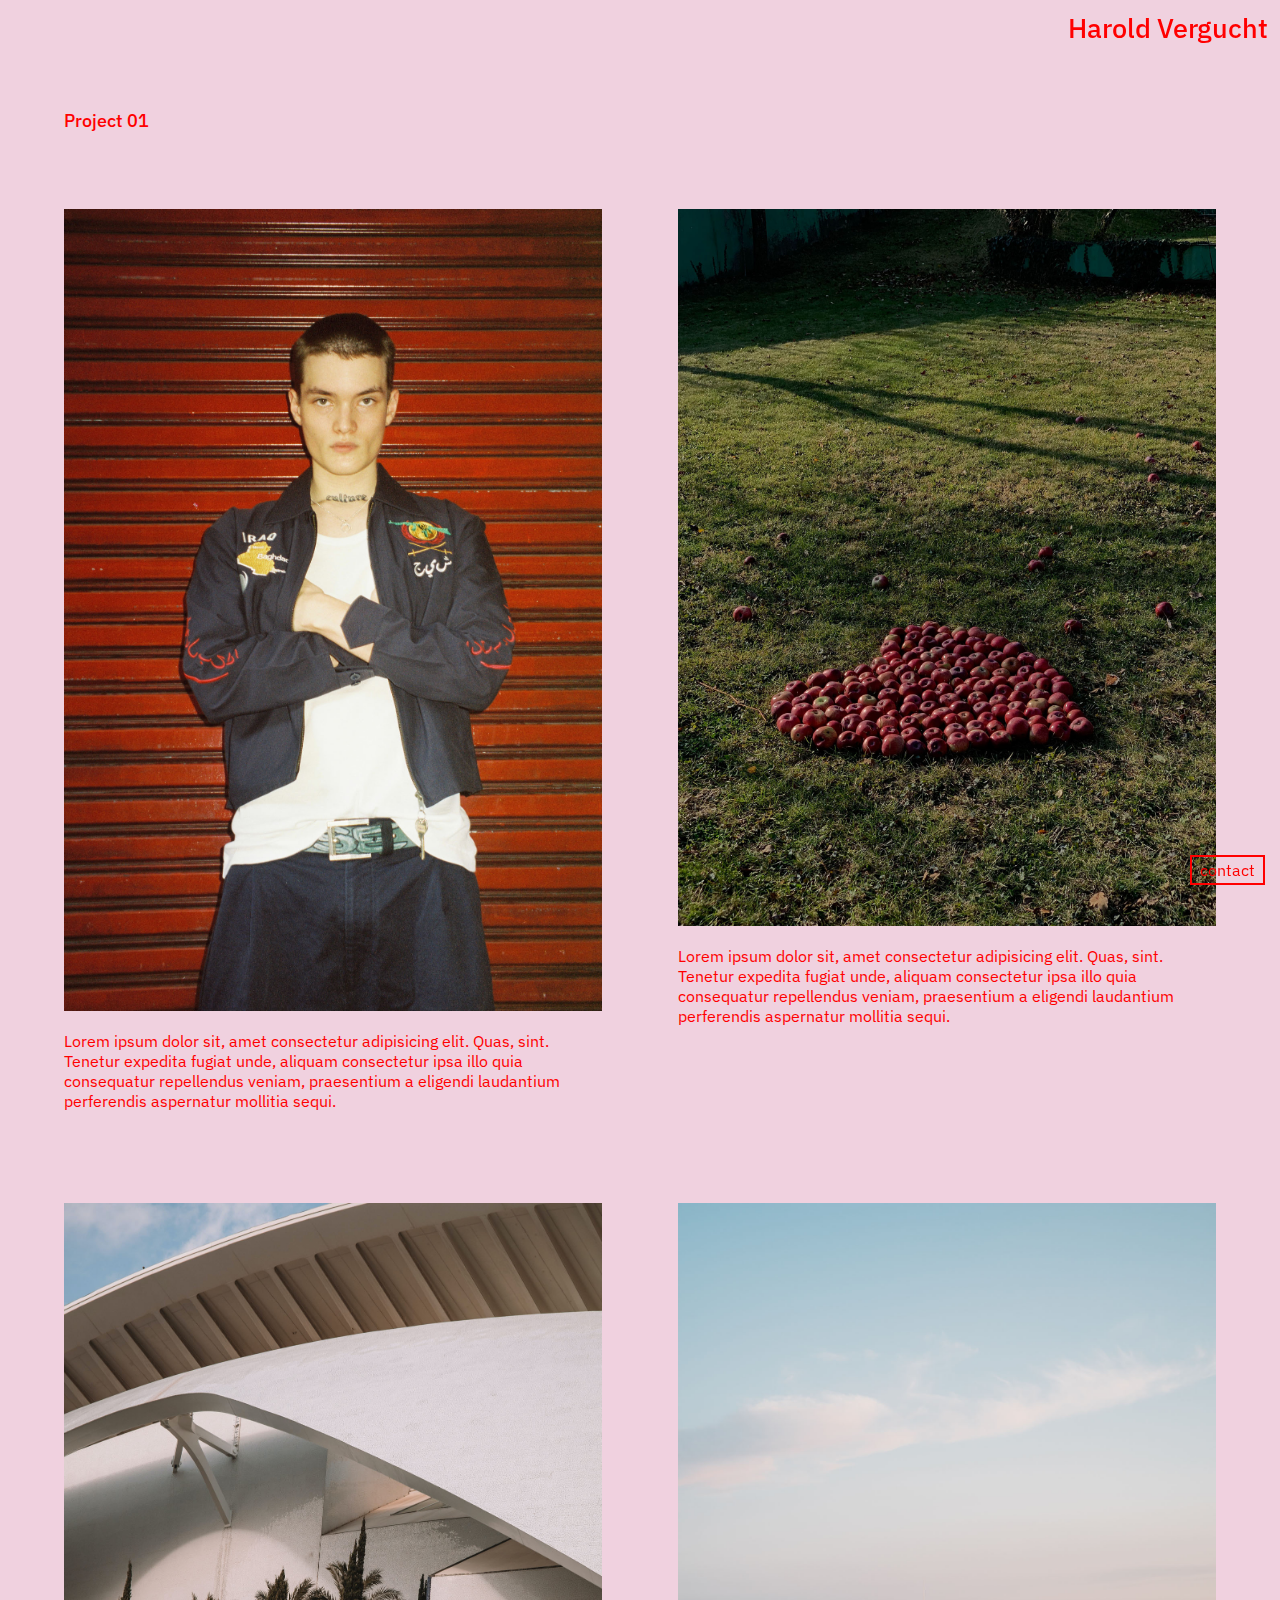
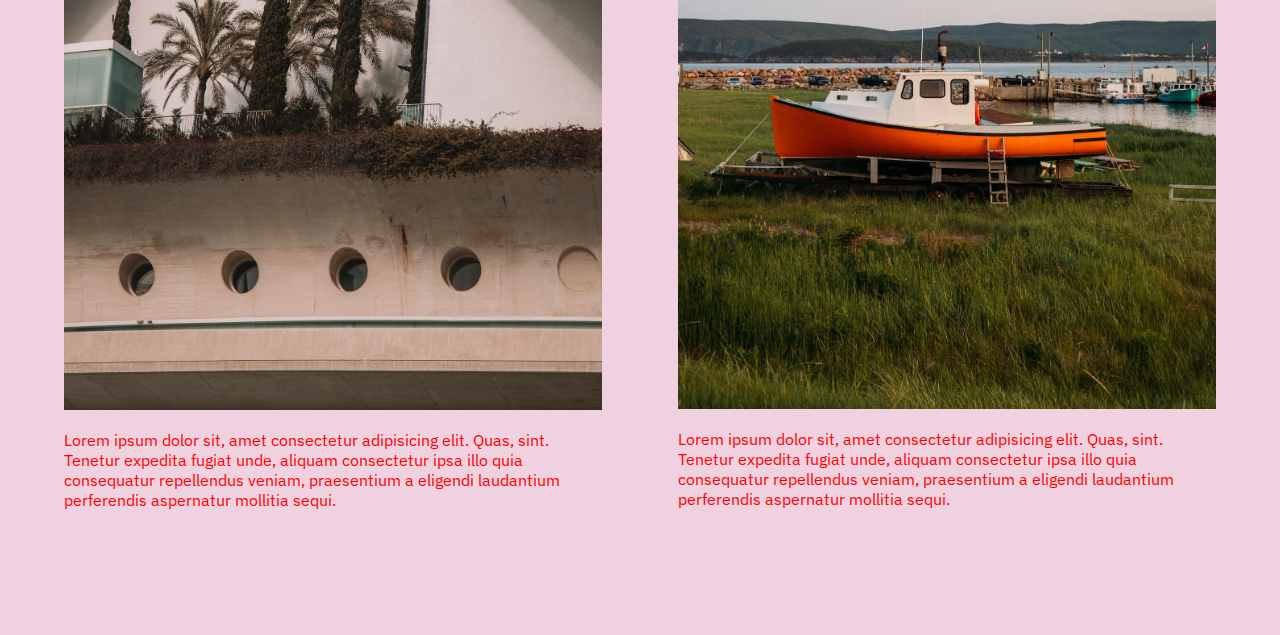
<file: exercise-lesson06-css/index.html>
<!DOCTYPE html>
<html lang="en">
<head>
    <meta charset="UTF-8">
    <meta name="viewport" content="width=device-width, initial-scale=1.0">
    <title>Harold Vergucht</title>
    <link rel="preconnect" href="https://fonts.googleapis.com">
    <link rel="preconnect" href="https://fonts.gstatic.com" crossorigin>
    <link href="https://fonts.googleapis.com/css2?family=IBM+Plex+Sans:ital,wght@0,100;0,200;0,300;0,400;0,500;0,600;0,700;1,100;1,200;1,300;1,400;1,500;1,600;1,700&display=swap" rel="stylesheet">
    <link rel="stylesheet" href="style.css">
</head>
<body>
    <header>
        <h1>Harold Vergucht</h1>
    </header>

    <section id="content">

        <div class="row">
            <div class="col showme">
                <h2>Project 01</h2>
            </div>
        </div>
        <div class="row showme">


            <div class="col showme">
                <img src="images/project01-1.jpg" alt="">
                <p>Lorem ipsum dolor sit, amet consectetur adipisicing elit. Quas, sint. Tenetur expedita fugiat unde, aliquam consectetur ipsa illo quia consequatur repellendus veniam, praesentium a eligendi laudantium perferendis aspernatur mollitia sequi.</p>
            </div>
            <div class="col showme">
                <img src="images/project02-1.jpg" alt="">
                <p>Lorem ipsum dolor sit, amet consectetur adipisicing elit. Quas, sint. Tenetur expedita fugiat unde, aliquam consectetur ipsa illo quia consequatur repellendus veniam, praesentium a eligendi laudantium perferendis aspernatur mollitia sequi.</p>
            </div>
            <div class="col showme">
                <img src="images/project01-2.jpg" alt="">
                <p>Lorem ipsum dolor sit, amet consectetur adipisicing elit. Quas, sint. Tenetur expedita fugiat unde, aliquam consectetur ipsa illo quia consequatur repellendus veniam, praesentium a eligendi laudantium perferendis aspernatur mollitia sequi.</p>
            </div>
            <div class="col showme">
                <img src="images/project03-1.jpg" alt="">
                <p>Lorem ipsum dolor sit, amet consectetur adipisicing elit. Quas, sint. Tenetur expedita fugiat unde, aliquam consectetur ipsa illo quia consequatur repellendus veniam, praesentium a eligendi laudantium perferendis aspernatur mollitia sequi.</p>
            </div>

        </div>


        
    </section>


    
    
    <nav id="nav-contact">
        <a href="#">contact</a>
    </nav>

  
</body>
</html>
</file>
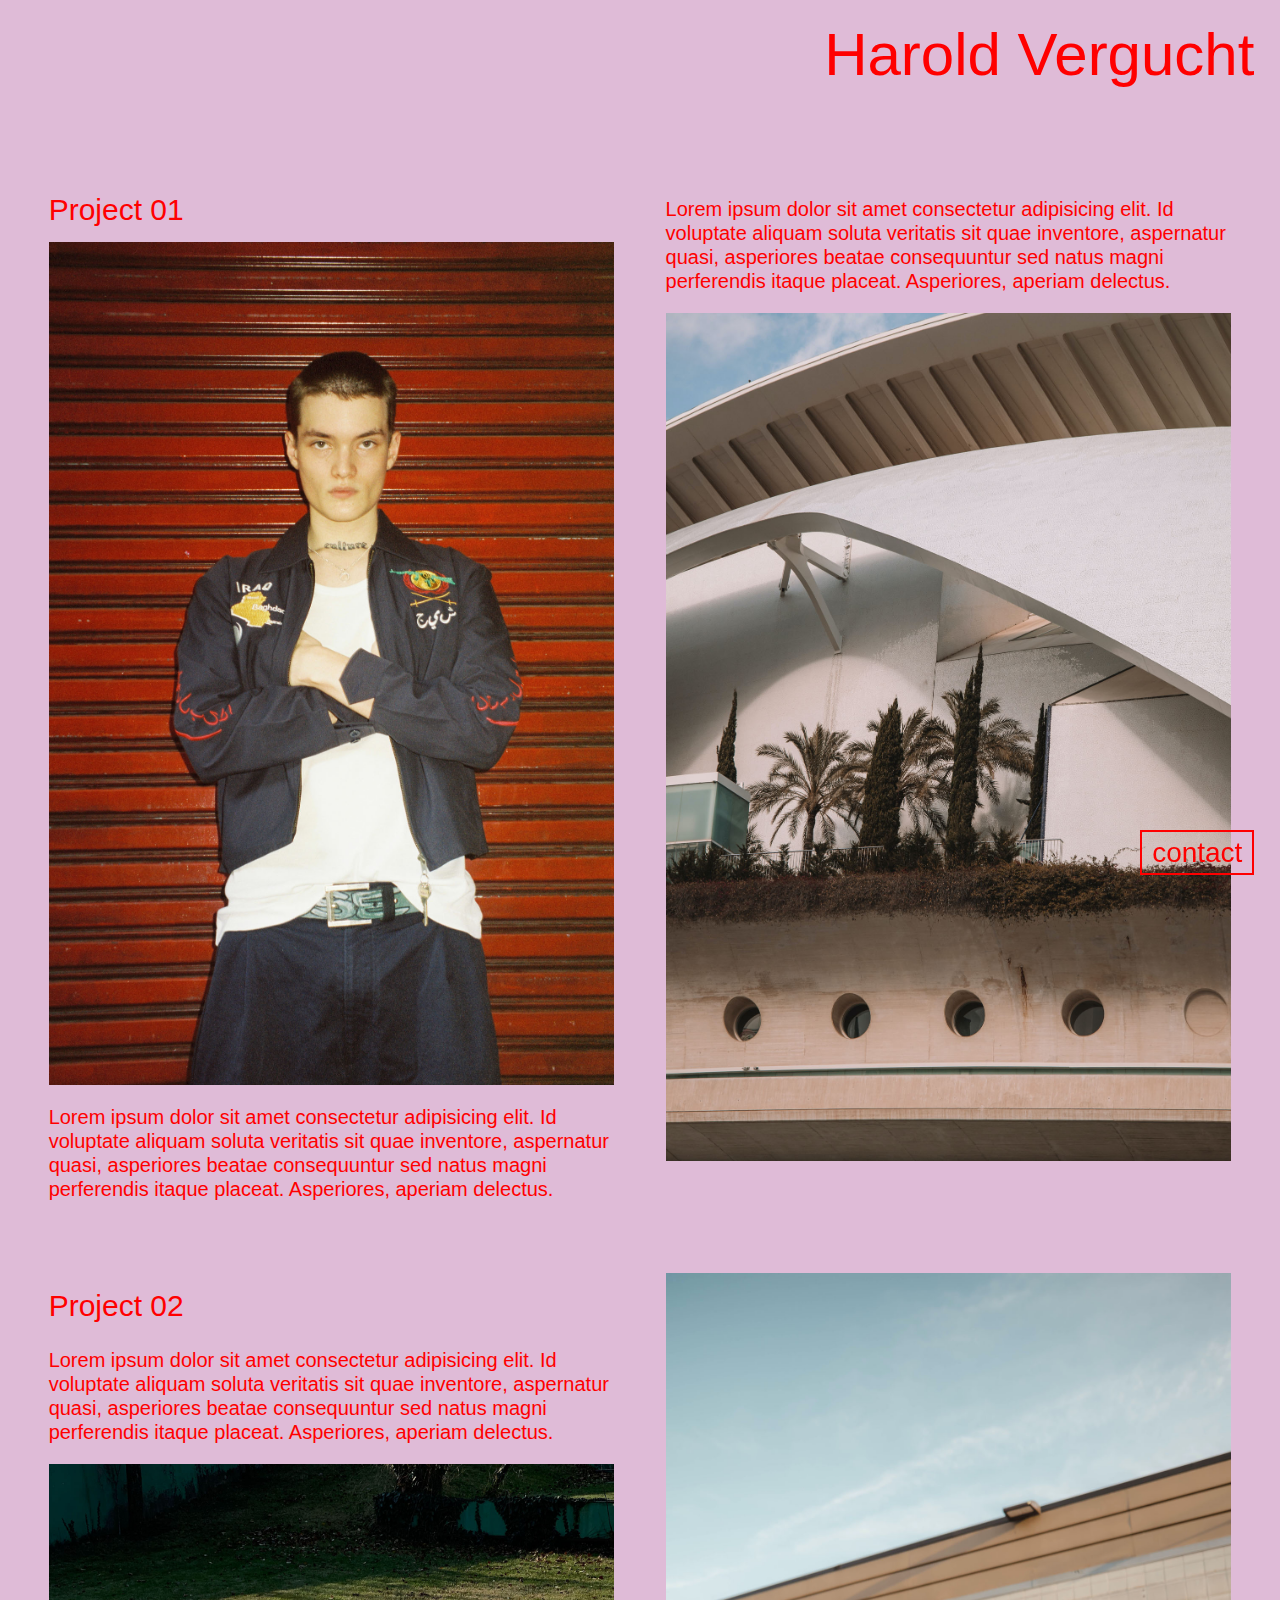
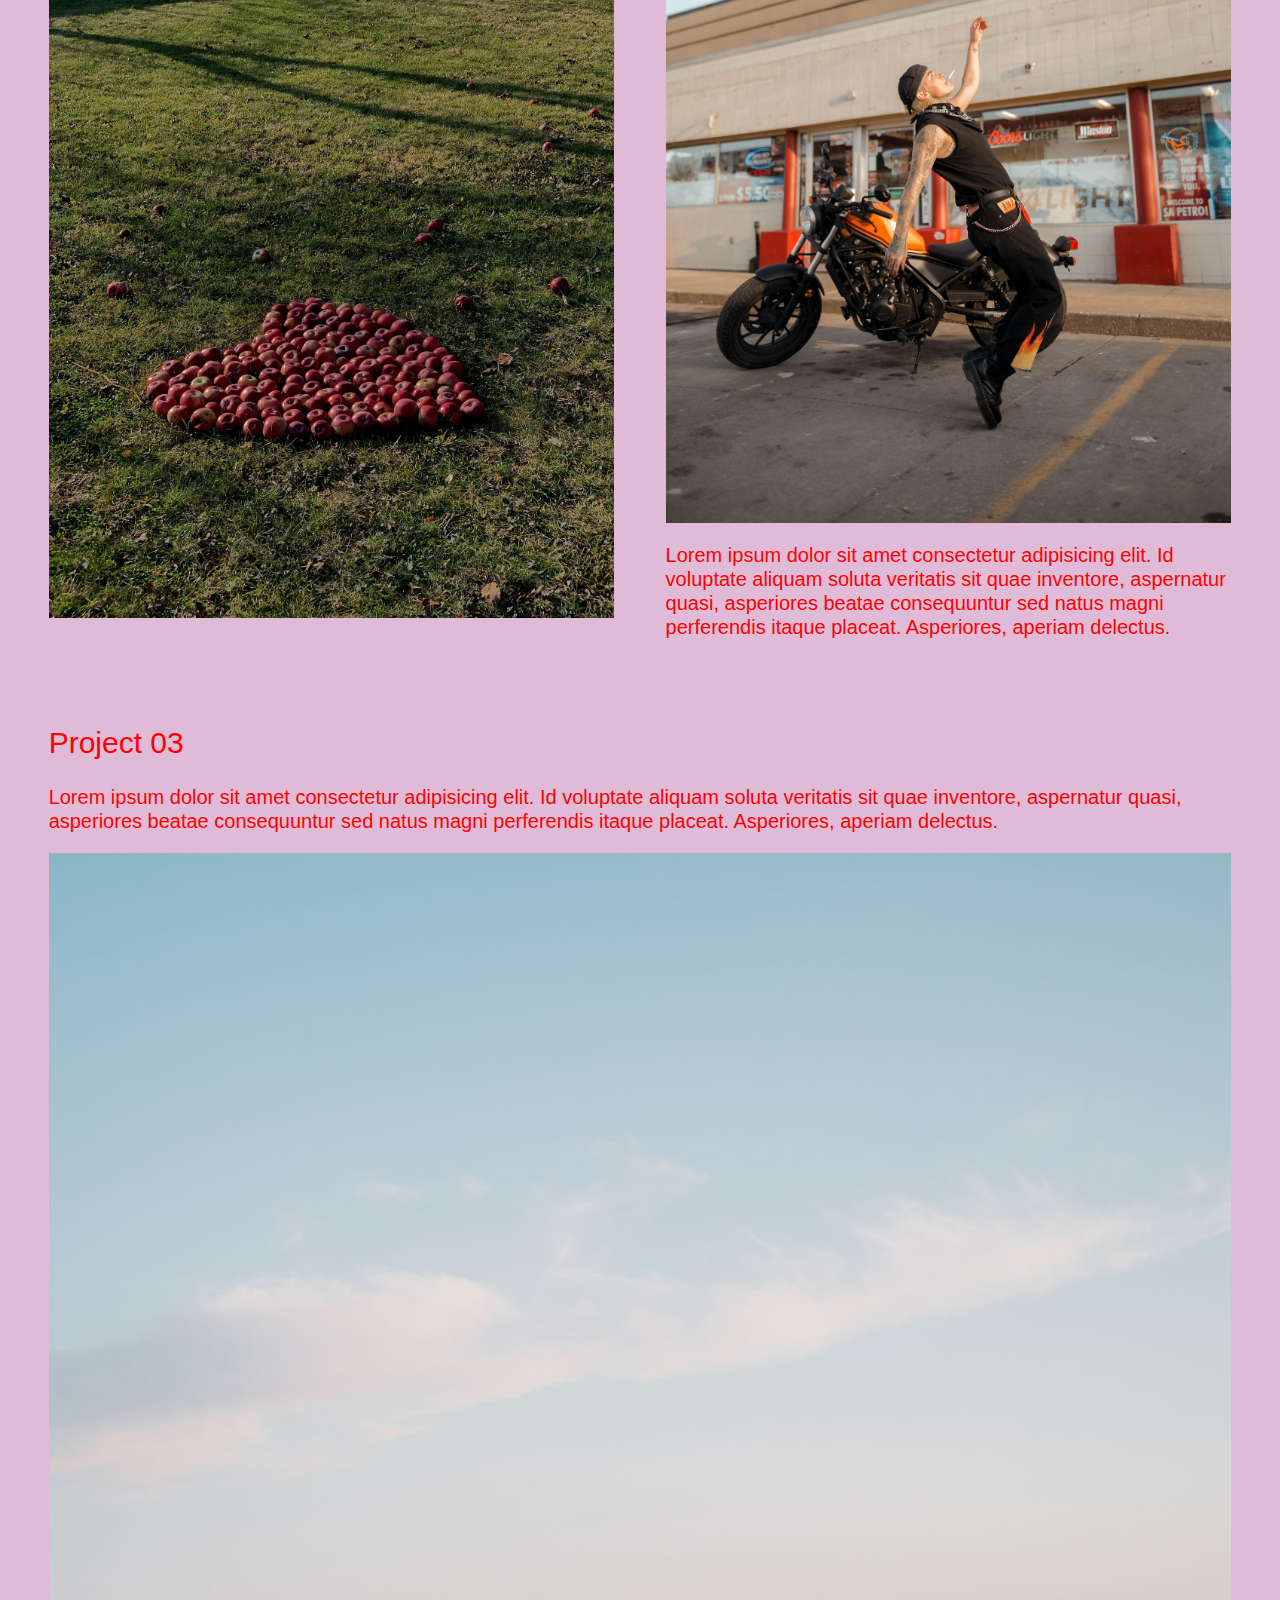
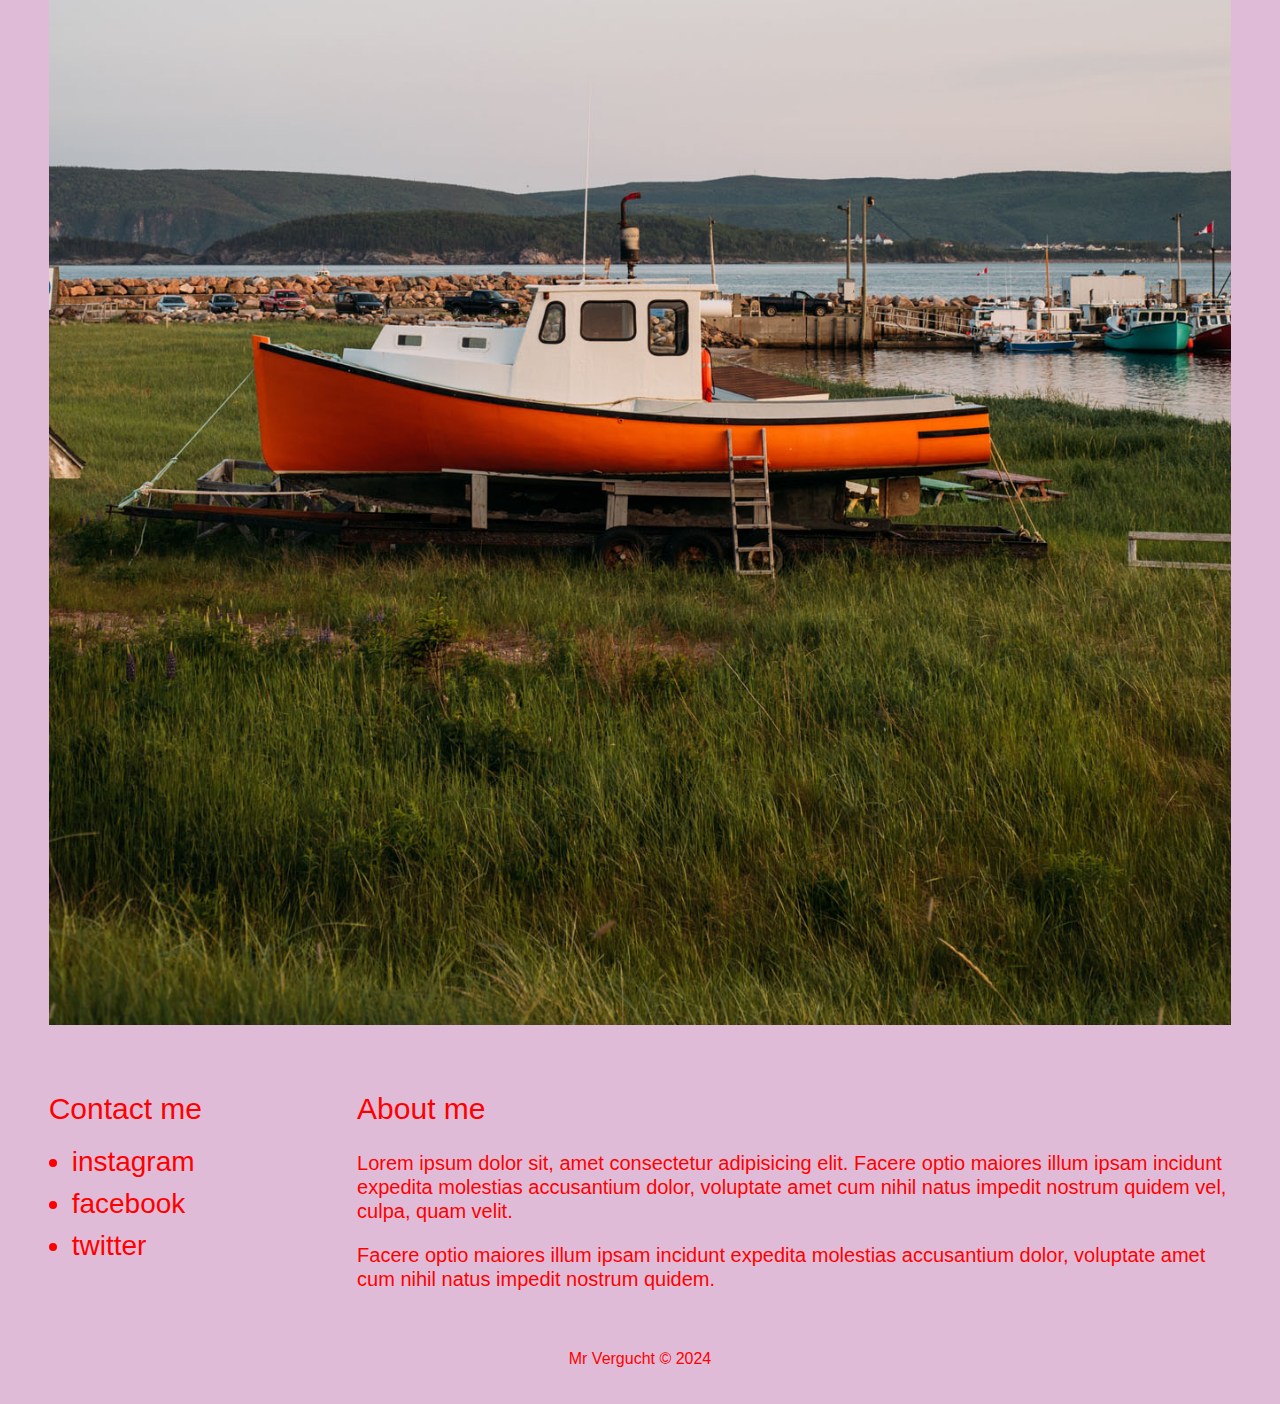
<file: exercise-lesson07-w3css/index.html>
<!DOCTYPE html>
<html lang="en">
<head>
    <meta charset="UTF-8">
    <meta name="viewport" content="width=device-width, initial-scale=1.0">
    <link rel="stylesheet" href="https://www.w3schools.com/w3css/4/w3.css">
    <link rel="stylesheet" href="css/style.css">
    <title>Harold Vergucht</title>
</head>
<body>

    <header>
        <h1>Harold Vergucht</h1>
    </header>

    <nav id="nav-contact"><a href="#contact">contact</a></nav>

    <!-- ### CONTENT ### -->

    <div class="w3-row showme">
        <div class="w3-col s12 m6 l6 showme col">
            <h2>Project 01</h2>
            <img src="images/project01/project01-1.jpg" alt="" class="w3-image">
            <p>Lorem ipsum dolor sit amet consectetur adipisicing elit. Id voluptate aliquam soluta veritatis sit quae inventore, aspernatur quasi, asperiores beatae consequuntur sed natus magni perferendis itaque placeat. Asperiores, aperiam delectus.</p>
        </div>
        <div class="w3-col s12 m6 l6 showme col">
            <p>Lorem ipsum dolor sit amet consectetur adipisicing elit. Id voluptate aliquam soluta veritatis sit quae inventore, aspernatur quasi, asperiores beatae consequuntur sed natus magni perferendis itaque placeat. Asperiores, aperiam delectus.</p>
            <img src="images/project01/project01-2.jpg" alt="" class="w3-image">
        </div>
    </div>


    <div class="w3-row showme">
        <div class="w3-col s12 m6 l6 showme col">
            <h2>Project 02</h2>
            <p>Lorem ipsum dolor sit amet consectetur adipisicing elit. Id voluptate aliquam soluta veritatis sit quae inventore, aspernatur quasi, asperiores beatae consequuntur sed natus magni perferendis itaque placeat. Asperiores, aperiam delectus.</p>
            <img src="images/project01/project02-1.jpg" alt="" class="w3-image">
            
        </div>
        <div class="w3-col s12 m6 l6 showme col">
            <img src="images/project01/project02-2.jpg" alt="" class="w3-image">
            <p>Lorem ipsum dolor sit amet consectetur adipisicing elit. Id voluptate aliquam soluta veritatis sit quae inventore, aspernatur quasi, asperiores beatae consequuntur sed natus magni perferendis itaque placeat. Asperiores, aperiam delectus.</p>
        </div>
    </div>

    <div class="w3-row showme">
        <div class="w3-col showme col">
            <h2>Project 03</h2>
            <p>Lorem ipsum dolor sit amet consectetur adipisicing elit. Id voluptate aliquam soluta veritatis sit quae inventore, aspernatur quasi, asperiores beatae consequuntur sed natus magni perferendis itaque placeat. Asperiores, aperiam delectus.</p>
            <img src="images/project01/project03-1.jpg" alt="" class="w3-image">
            
        </div>
    </div>
   
    <!-- ### CONTACT ### -->


    <div class="w3-row showme" id="contact">
        <div class="w3-col s12 m3 l3 showme col">
                <h2>Contact me</h2>
                <ul>
                    <li><a href="#">instagram</a></li>
                    <li><a href="#">facebook</a></li>
                    <li><a href="#">twitter</a></li>
                </ul>
        </div>
        <div class="w3-col s12 m9 l9 showme col">
                <h2>About me</h2>
                <p>Lorem ipsum dolor sit, amet consectetur adipisicing elit. Facere optio maiores illum ipsam incidunt expedita molestias accusantium dolor, voluptate amet cum nihil natus impedit nostrum quidem vel, culpa, quam velit.</p>
                <p>Facere optio maiores illum ipsam incidunt expedita molestias accusantium dolor, voluptate amet cum nihil natus impedit nostrum quidem.</p>
        </div>
    </div>


    <!-- ### FOOTER ### -->

    <footer>
        <h6>Mr Vergucht &#xa9; 2024</h6>
    </footer>

</body>
</html>
</file>
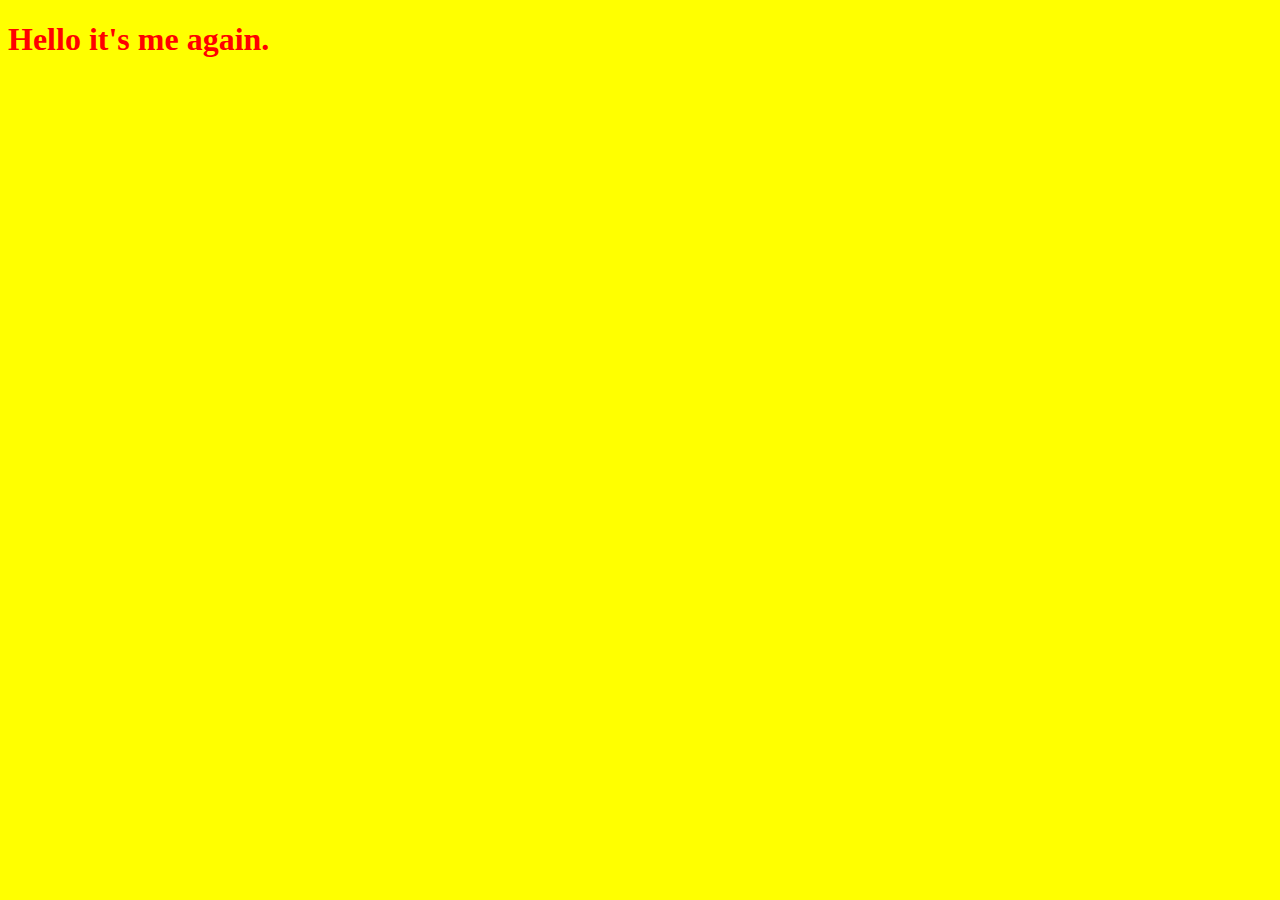
<file: exercise-lesson06-css/internalcss.html>
<!DOCTYPE html>
<html lang="en">
<head>
    <meta charset="UTF-8">
    <meta name="viewport" content="width=device-width, initial-scale=1.0">
    <title>Document</title>
    <style>
        body {
            background-color: yellow;
        }

        h1 {
            color: blue;
        }
    </style>

</head>
<body>
    <h1 style="color: red">Hello it's me again.</h1>
</body>
</html>
</file>
<file: exercise-lesson06-css/style.css>
body {
    background-color: rgb(231, 182, 190);
    background-color: #f0d1df;
    color: #bf4141;
    color: red;
    /* color: black; */
    font-family: Helvetica, Arial, sans-serif;
    font-family: "IBM Plex Sans", sans-serif;
    margin: 5vh 0 5vh 0;
    padding: 2vw;
}

h1 {
    font-family: "IBM Plex Sans", sans-serif;
    font-weight: 500;
    font-size: 60px;
    font-size: 5vw;
    font-size: 3vh;
    text-transform: capitalize;
    position: fixed;
    top: 10px;
    margin: 0;
    right: 12px ;
}

h2 {
    font-family: "IBM Plex Sans", sans-serif;
    font-weight: 500;
    font-size: 2vh;
    text-transform: capitalize;
    margin: 0;
}

p {
    /* font-family: 'Times New Roman', Times, serif; */
    font-family: "IBM Plex Sans", sans-serif;
}

.showme {
   /* border-style: solid;
   border-width: 1px;
   border-color: green; */
}

#nav-contact a {
   color: red;
   text-decoration: none;
   border-style: solid;
   border-width: 2px;
   border-color: red;
   padding: 3px 8px 3px 8px;
   padding: 3px 8px;
   /* margin: 200px 0 200px 0; */
   position: fixed;
   bottom: 15px;
   right: 15px;
   display: inline-block;
   opacity: 1.0;
   /*border-radius: 40px;*/
}

#nav-contact a:hover {
    color: red;
    border-color: red;
    opacity: 0.5;
}

.row {
    display: grid;
    grid-template-columns: auto auto;
    width: 100%;

}

.col {
    padding: 50px;
    padding: 3vw;
}

.col img {
    width: 100%;
}

#content {

}
</file>
<file: exercise-lesson07-w3css/css/style.css>
html {

  font-size: 20px;
  scroll-behavior: smooth;
}

body {
    background-color: rgb(223, 187, 215);
    margin: 0;
    box-sizing: border-box;
    padding: 1.8vw;
    font-family: Helvetica, Arial, sans-serif;
    color: red;
    margin: 10vw 0 0 0;
    font-size: 1.4rem;
}

.showme {
    /* border: solid 1px red; */
}

h1, h2, h3, h4, h5, h6 {
    font-weight: normal;
}

h1 {
    font-size: 3rem;
}


p {
    font-size: 48px;
    font-size: 1rem;
    line-height: 1.2rem ;
    /* text-indent: 1rem; */
}

header {
    position: fixed;
    top: 0;
    right: 2vw;

}

.w3-col {
    padding: 50px;
    padding: 2vw;
}

.w3-col img {
    width: 100%;
}

.col50 {
    width: 50%;
}

footer {
    text-align: center;
}

#nav-contact {
    position: fixed;
    bottom: 2vw;
    right: 2vw;
}

#nav-contact a {
    color: red;
    text-decoration: none;
    border: solid 2px red;
    padding: 5px 10px 5px 10px; 
}

#nav-contact a:hover {
    color: black;
    border: solid 2px black;
}

ul {
   margin: 0 0 0 1.8vw;
   padding: 0;
}

li {
   margin: 0;
   padding: 0;
}

li a {
   text-decoration: none;
   color: red;
}

li a:hover {
   text-decoration: underline;
   color: black;
}
</file>
